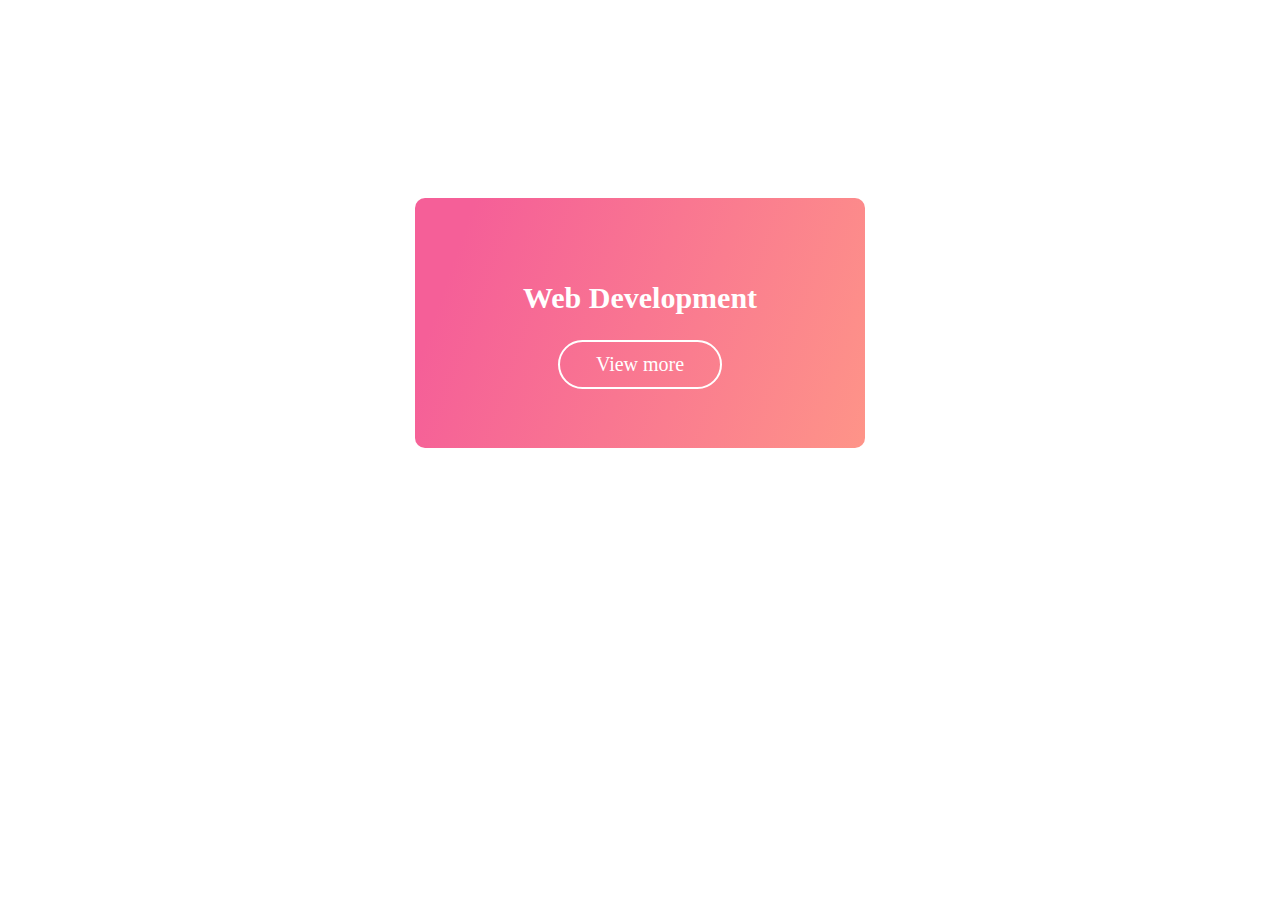
<file: Course Card/index.html>
<!DOCTYPE html>
<html lang="en">
<head>
    <meta charset="UTF-8">
    <meta name="viewport" content="width=device-width, initial-scale=1.0">
    <title>Document</title>
    <link rel="stylesheet" href="main.css">
</head>
<body>
    
    <div class="box">
        <h2>Web Development</h2>
        <div class="box1">
            View more 
        </div>
    </div>
    
</body>
</html>
</file>
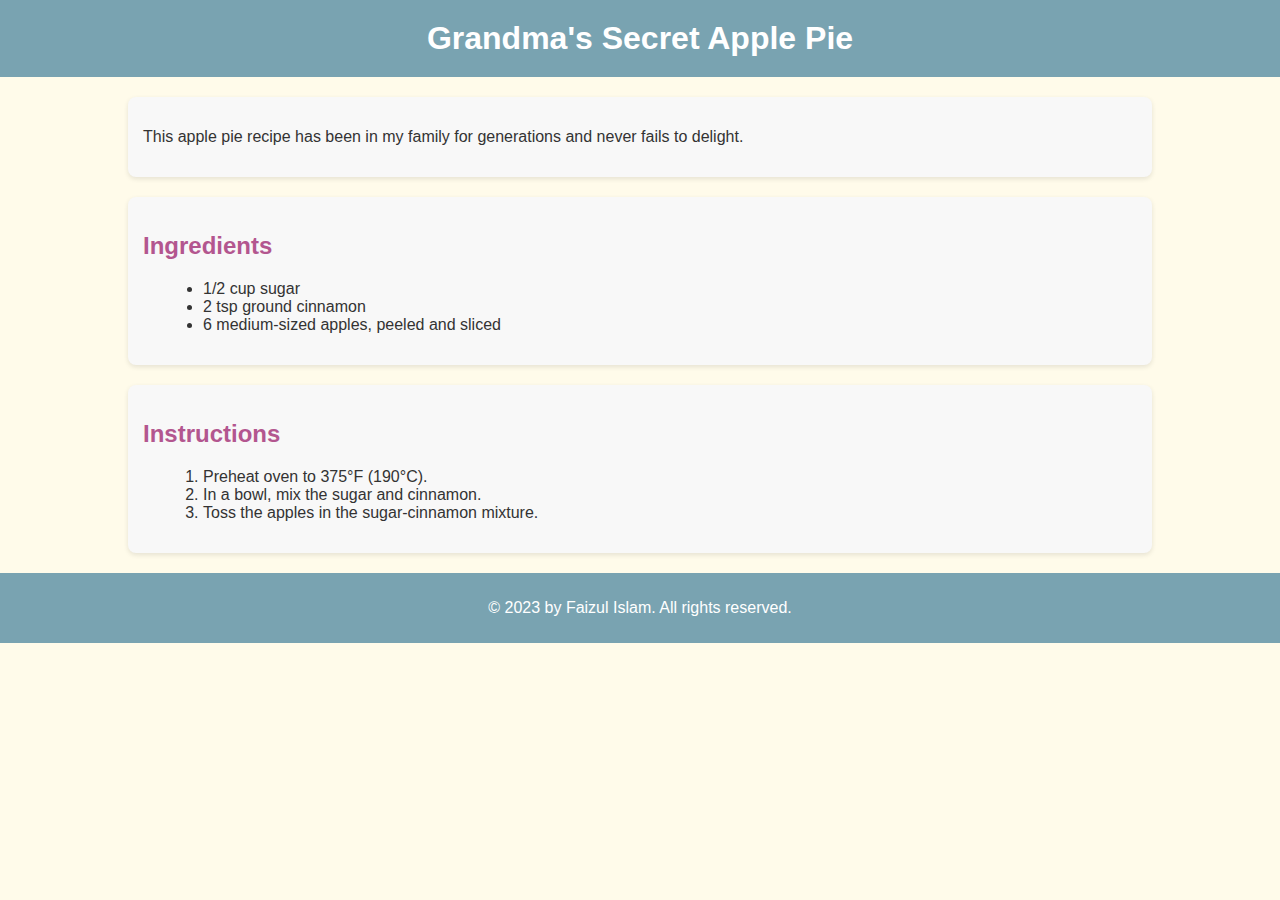
<file: Developing a Recipe Page/index.html>
<!DOCTYPE html>
<html>
<head>
    <title>Delicious Apple Pie Recipe</title>
    <link rel="stylesheet" href="style.css">
</head>
<body>
    <header>
        <h1>Grandma's Secret Apple Pie</h1>
    </header>
    <main>
        <section class="introduction">
            <p>This apple pie recipe has been in my family for generations and never fails to delight.</p>
        </section>
        <section class="ingredients">
            <h2>Ingredients</h2>
            <ul>
                <li>1/2 cup sugar</li>
                <li>2 tsp ground cinnamon</li>
                <li>6 medium-sized apples, peeled and sliced</li>
                <!-- More ingredients -->
            </ul>
        </section>
        <section class="instructions">
            <h2>Instructions</h2>
            <ol>
                <li>Preheat oven to 375°F (190°C).</li>
                <li>In a bowl, mix the sugar and cinnamon.</li>
                <li>Toss the apples in the sugar-cinnamon mixture.</li>
                <!-- More instructions -->
            </ol>
        </section>
    </main>
    <footer>
        <p>© 2023 by Faizul Islam. All rights reserved.</p>
    </footer>
</body>
</html>
</file>
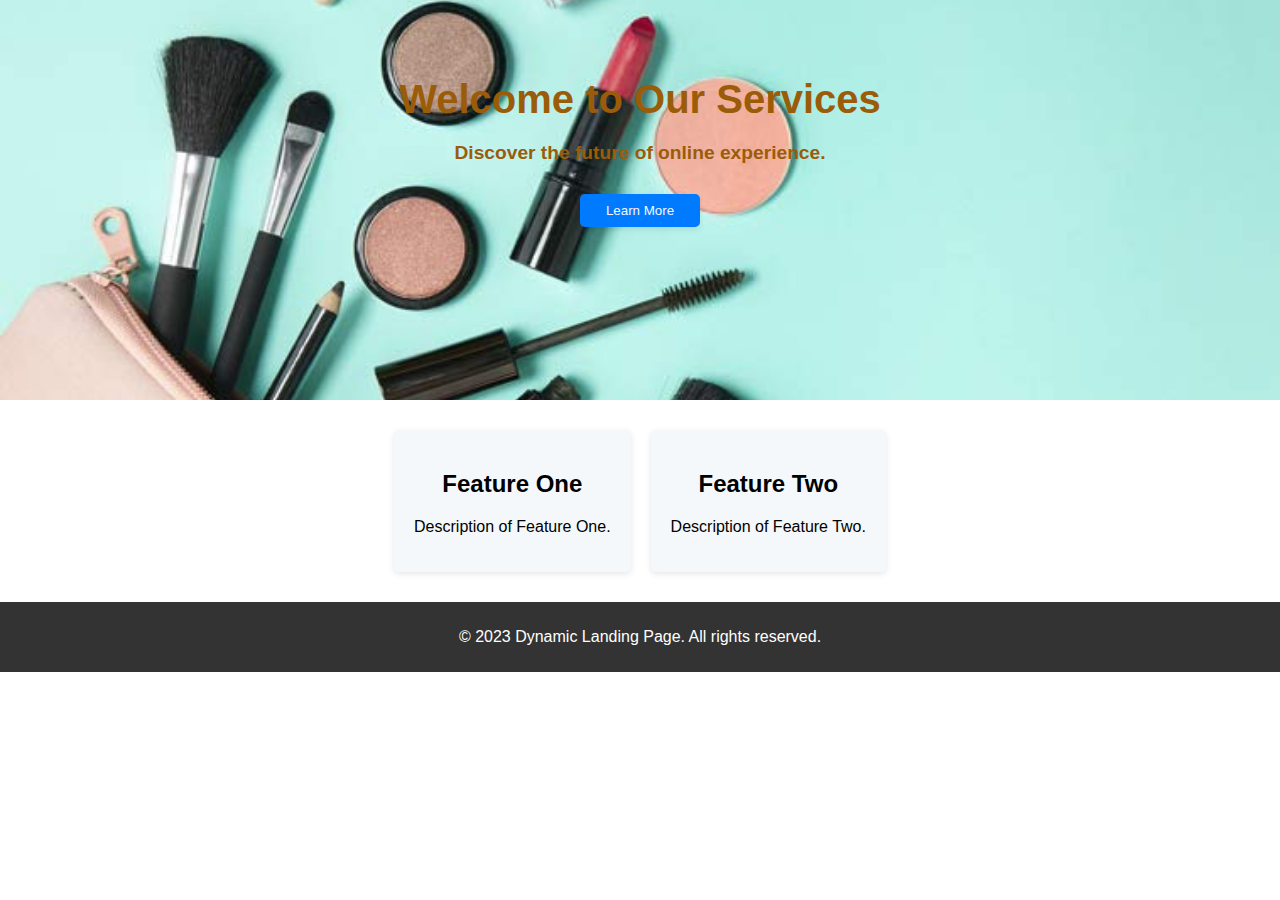
<file: Dynamic Landing Page/index.html>
<!DOCTYPE html>
<html lang="en">
<head>
    <meta charset="UTF-8">
    <meta name="viewport" content="width=device-width, initial-scale=1.0">
    <title>Dynamic Landing Page</title>
    <link rel="stylesheet" href="style.css">
</head>
<body>

    <header>
        <h1>Welcome to Our Services</h1>
        <p><b>Discover the future of online experience.</b></p>

        <button class="action-btn">Learn More</button>
    </header>
    <section class="features">
        <div class="feature">
            <h2>Feature One</h2>
            <p>Description of Feature One.</p>
        </div>

        <div class="feature">
            <h2>Feature Two</h2>
            <p>Description of Feature Two.</p>
        </div>

    </section>
    <footer>
       <p>© 2023 Dynamic Landing Page. All rights reserved.</p>
    </footer>
    
</body>
</html>
</file>
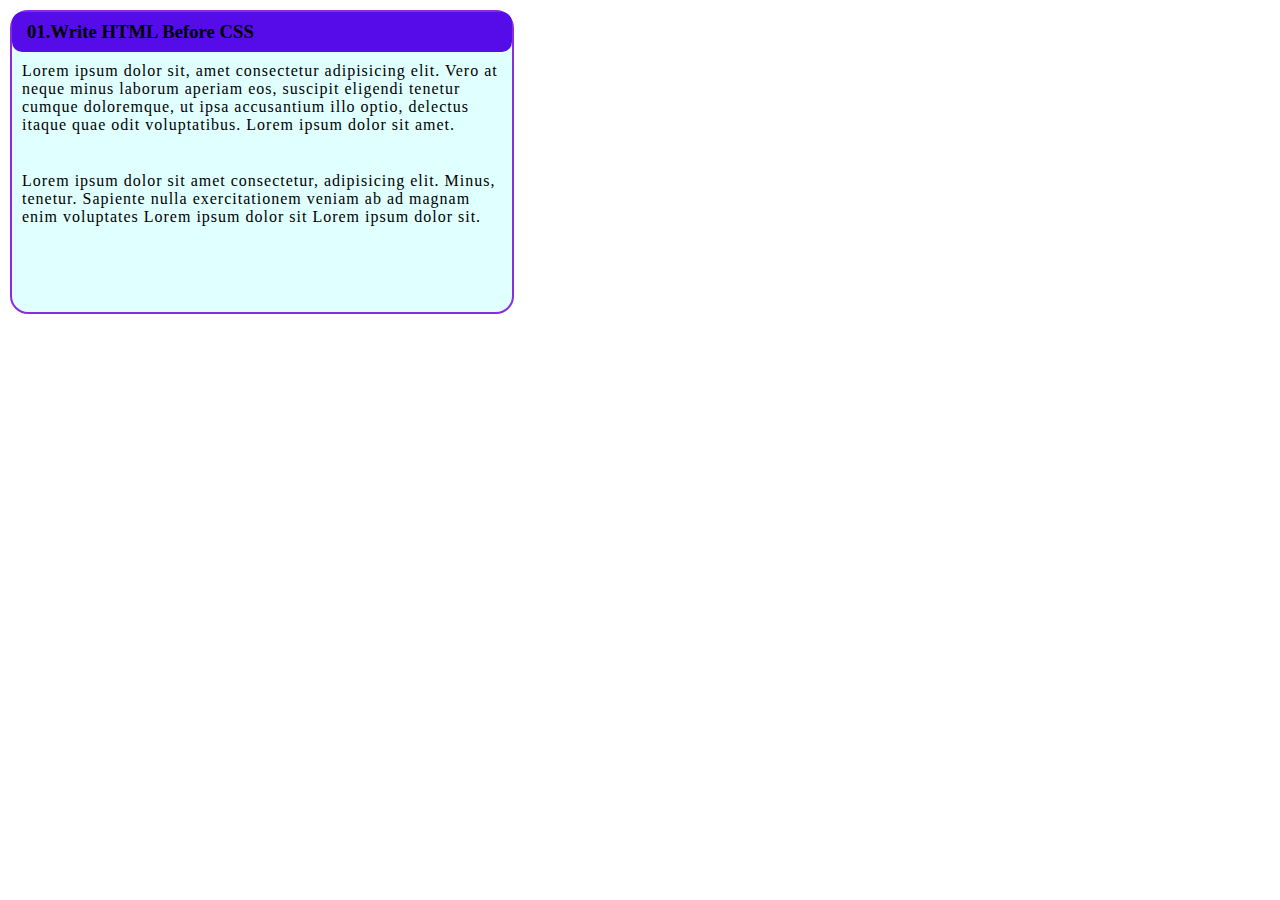
<file: GuideHtml/index.html>
<!DOCTYPE html>
<html lang="en">
<head>
    <meta charset="UTF-8">
    <meta name="viewport" content="width=device-width, initial-scale=1.0">
    <title>Document</title>
    <link rel="stylesheet" href="style.css">
</head>
<body>

    <div class="container">

        <div class="heading">
            <h3 class="title">01.Write HTML Before CSS</h3>
        </div>

        <p class="para">Lorem ipsum dolor sit, amet consectetur adipisicing elit. Vero at neque minus laborum aperiam eos, suscipit eligendi tenetur cumque doloremque, ut ipsa accusantium illo optio, delectus itaque quae odit voluptatibus. Lorem ipsum dolor sit amet.</p>
        <br>
        <p class="para">Lorem ipsum dolor sit amet consectetur, adipisicing elit. Minus, tenetur. Sapiente nulla exercitationem veniam ab ad magnam enim voluptates Lorem ipsum dolor sit Lorem ipsum dolor sit. </p>

    </div>
    
</body>
</html>
</file>
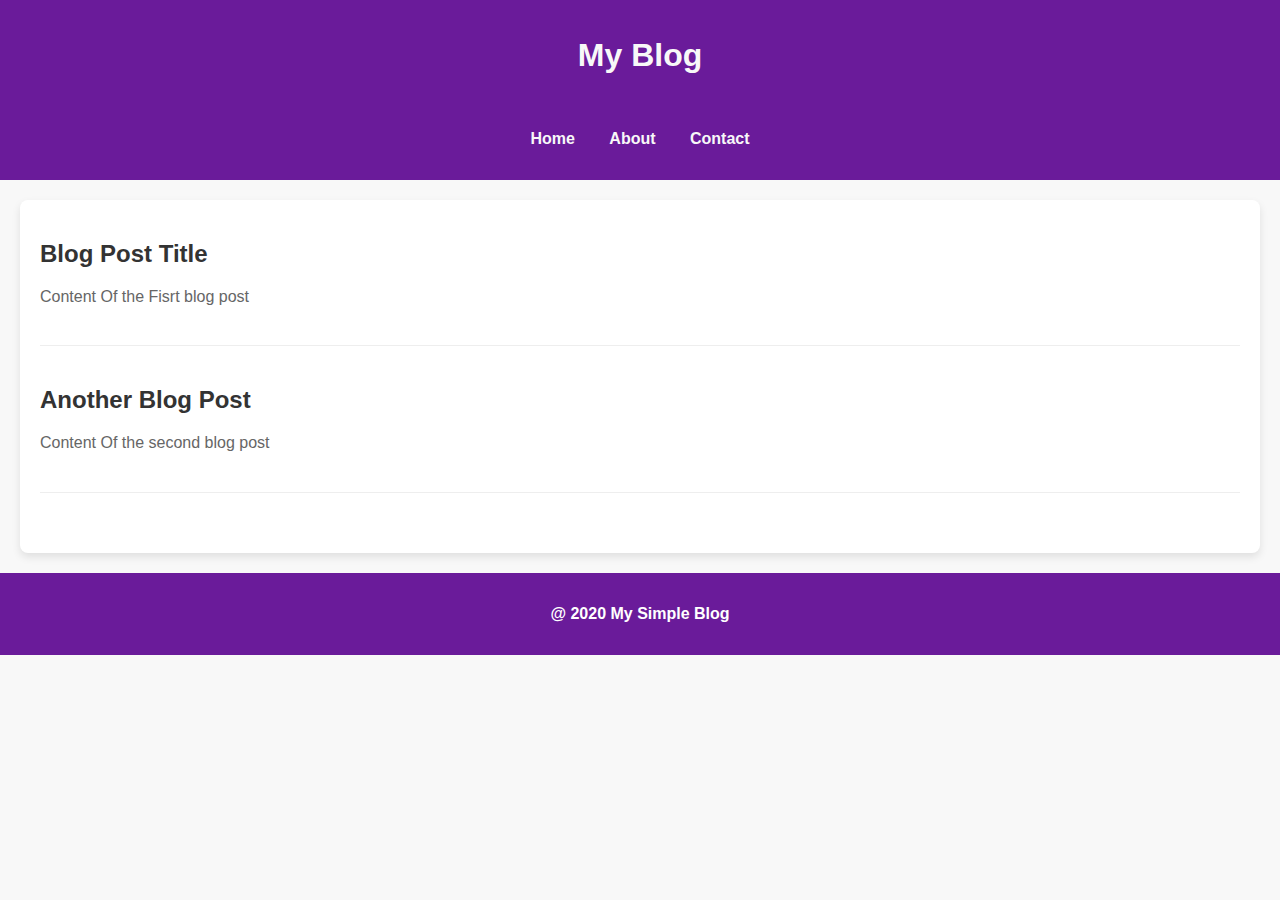
<file: My Blog/index.html>
<!DOCTYPE html>
<html lang="en">
<head>
    <meta charset="UTF-8">
    <meta name="viewport" content="width=device-width, initial-scale=1.0">
    <title>My Blog</title>
    <link rel="stylesheet" href="style.css">
</head>
<body>

        <header>
            <h1>My Blog</h1><br>
            <nav>
                <ul>
                    <li><a href="#">Home</a></li>
                    <li><a href="">About</a></li>
                    <li><a href="">Contact</a></li>
                </ul>
            </nav>
        </header>

        <main>
            <article>
                <h2>Blog Post Title</h2>
                <p>Content Of the Fisrt blog post</p>
            </article>

            <article>
                <h2>Another Blog Post</h2>
                <p>Content Of the second blog post</p>
            </article>
        </main>

    <footer>
        <p><b>@  2020 My Simple Blog</b></p>
    </footer>
    
</body>
</html>
</file>
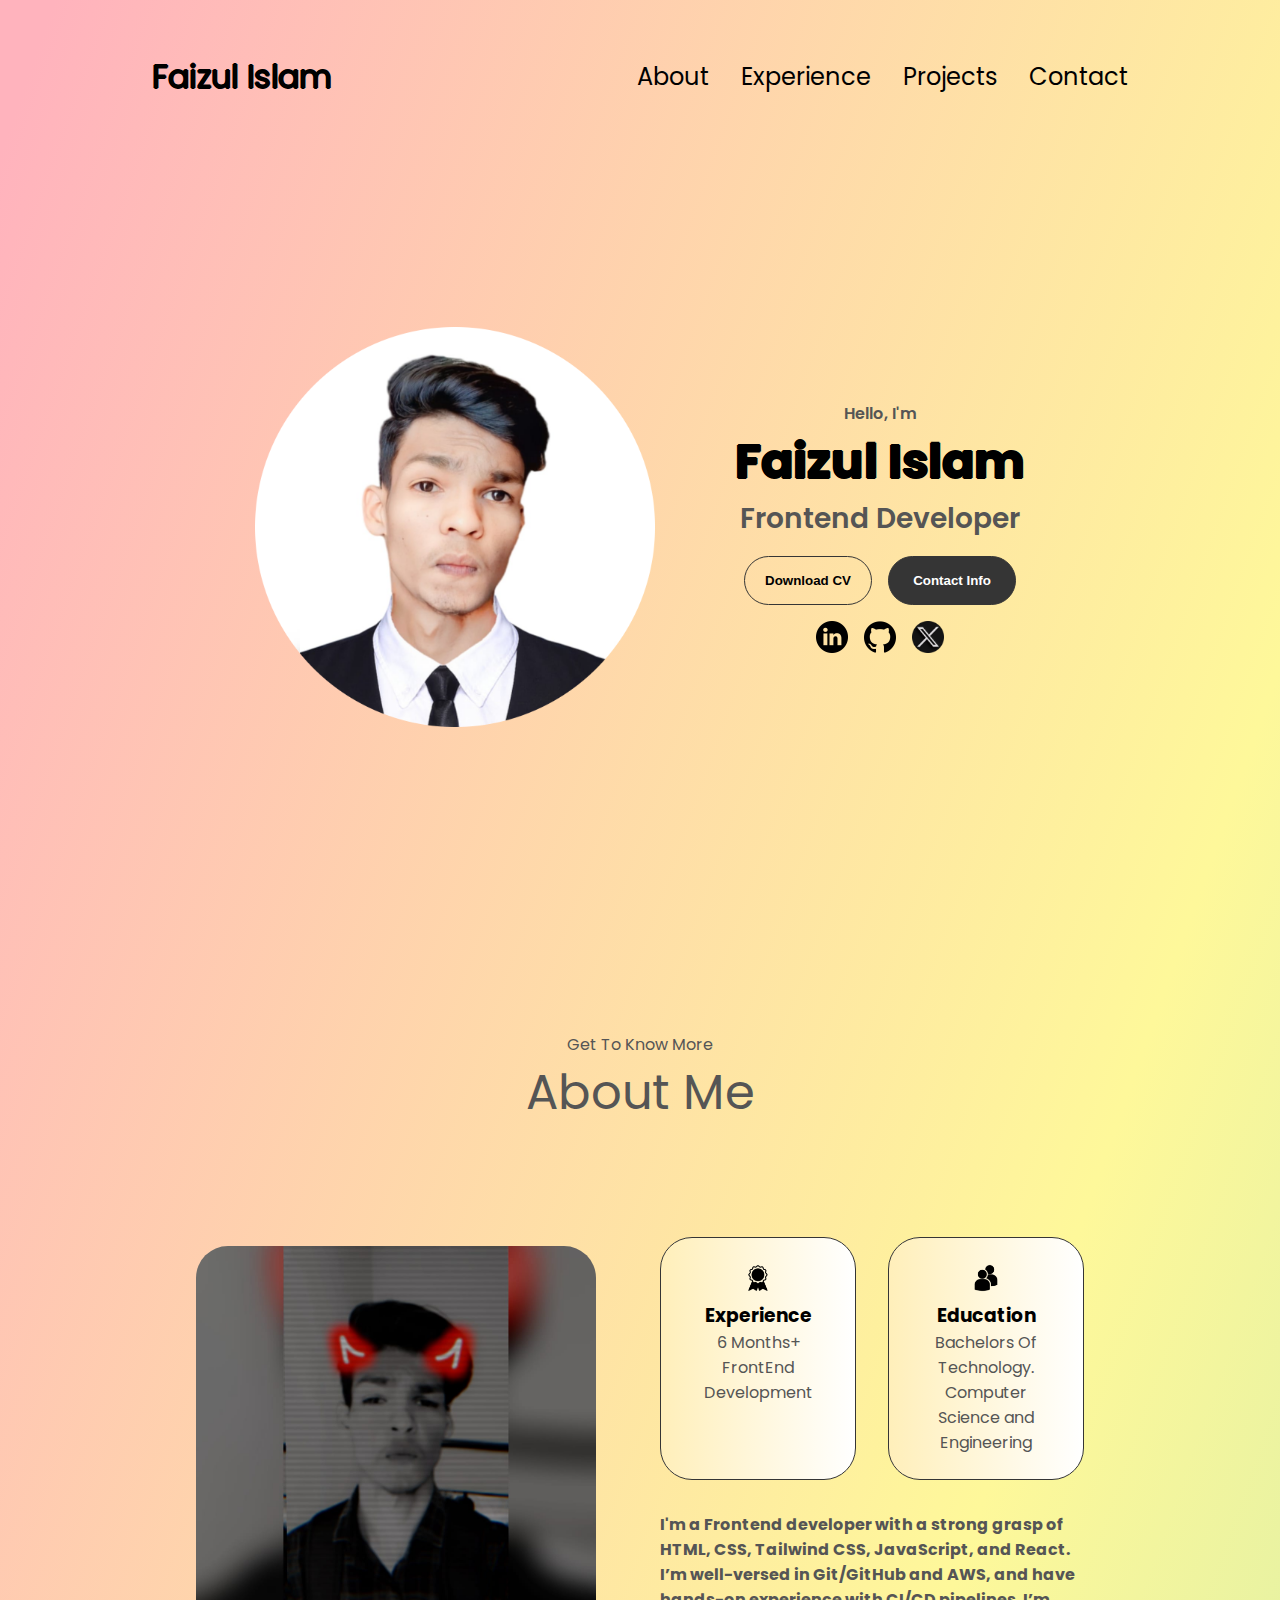
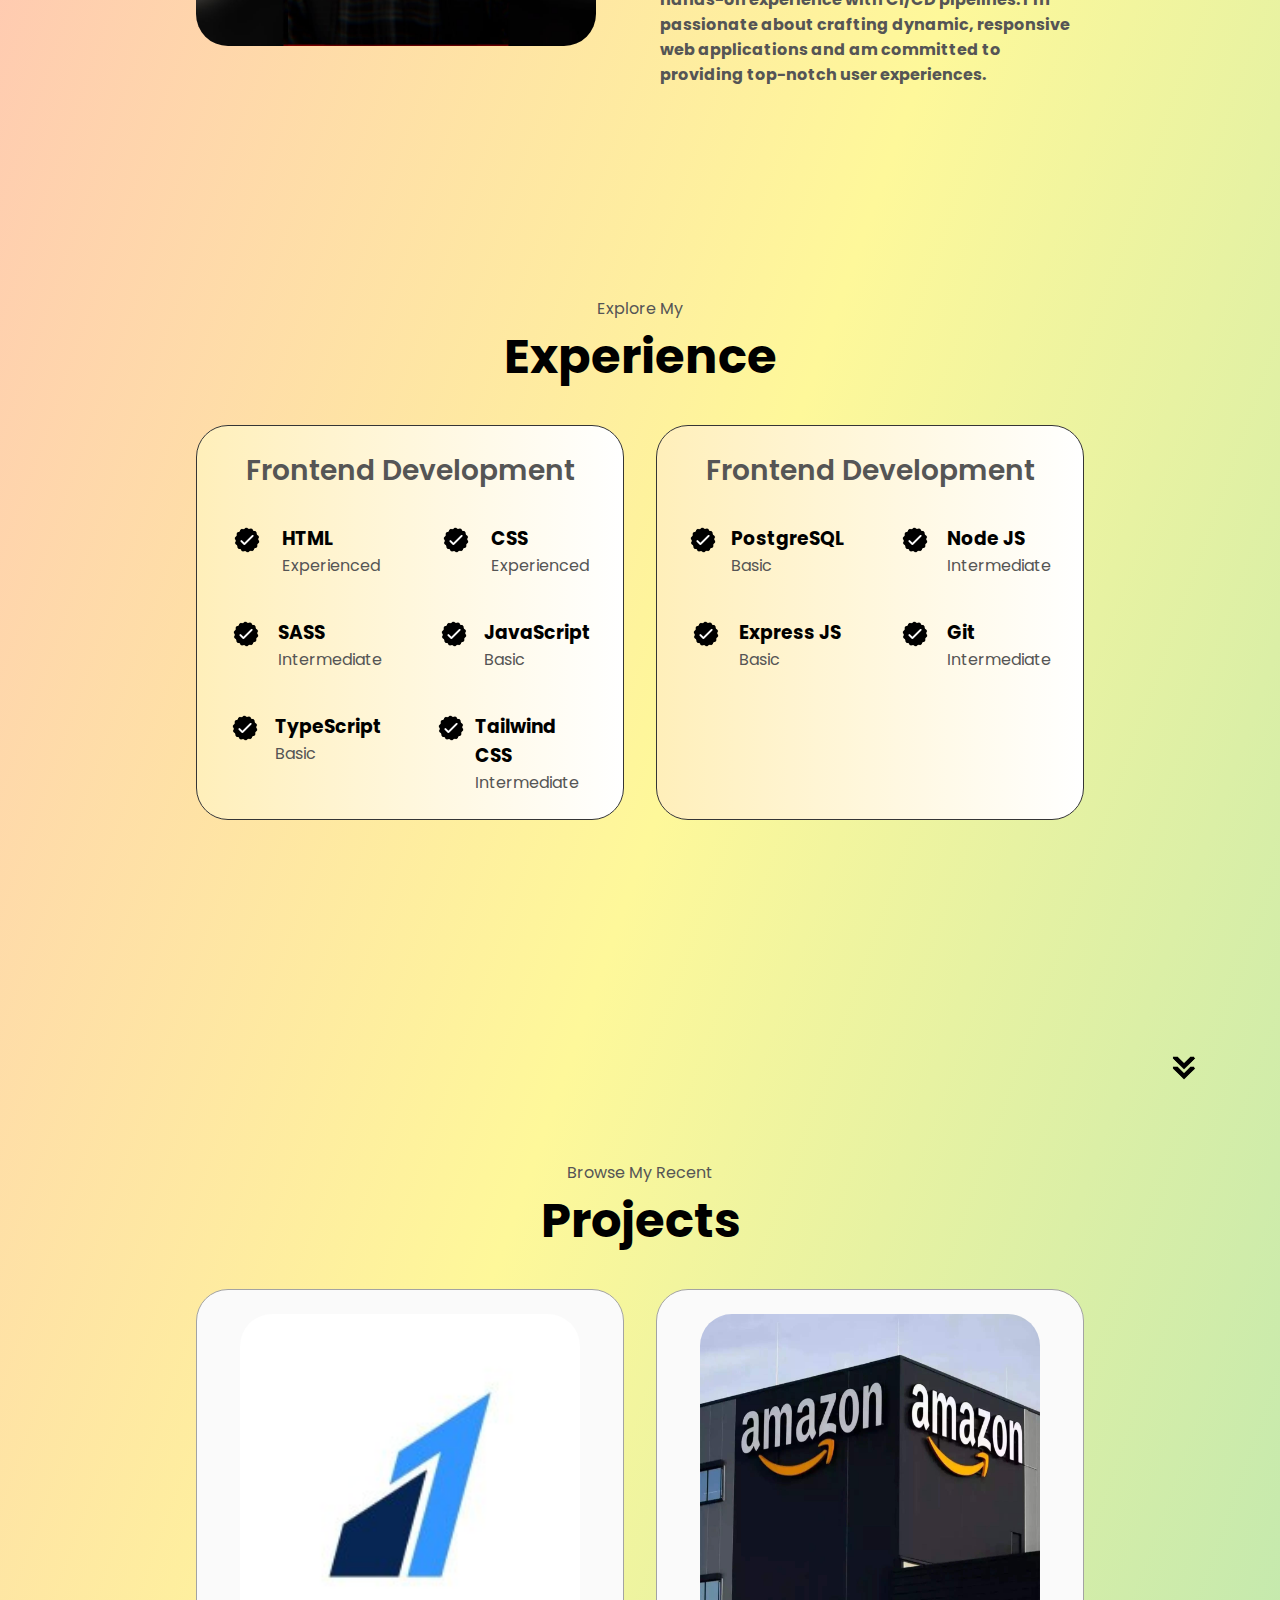
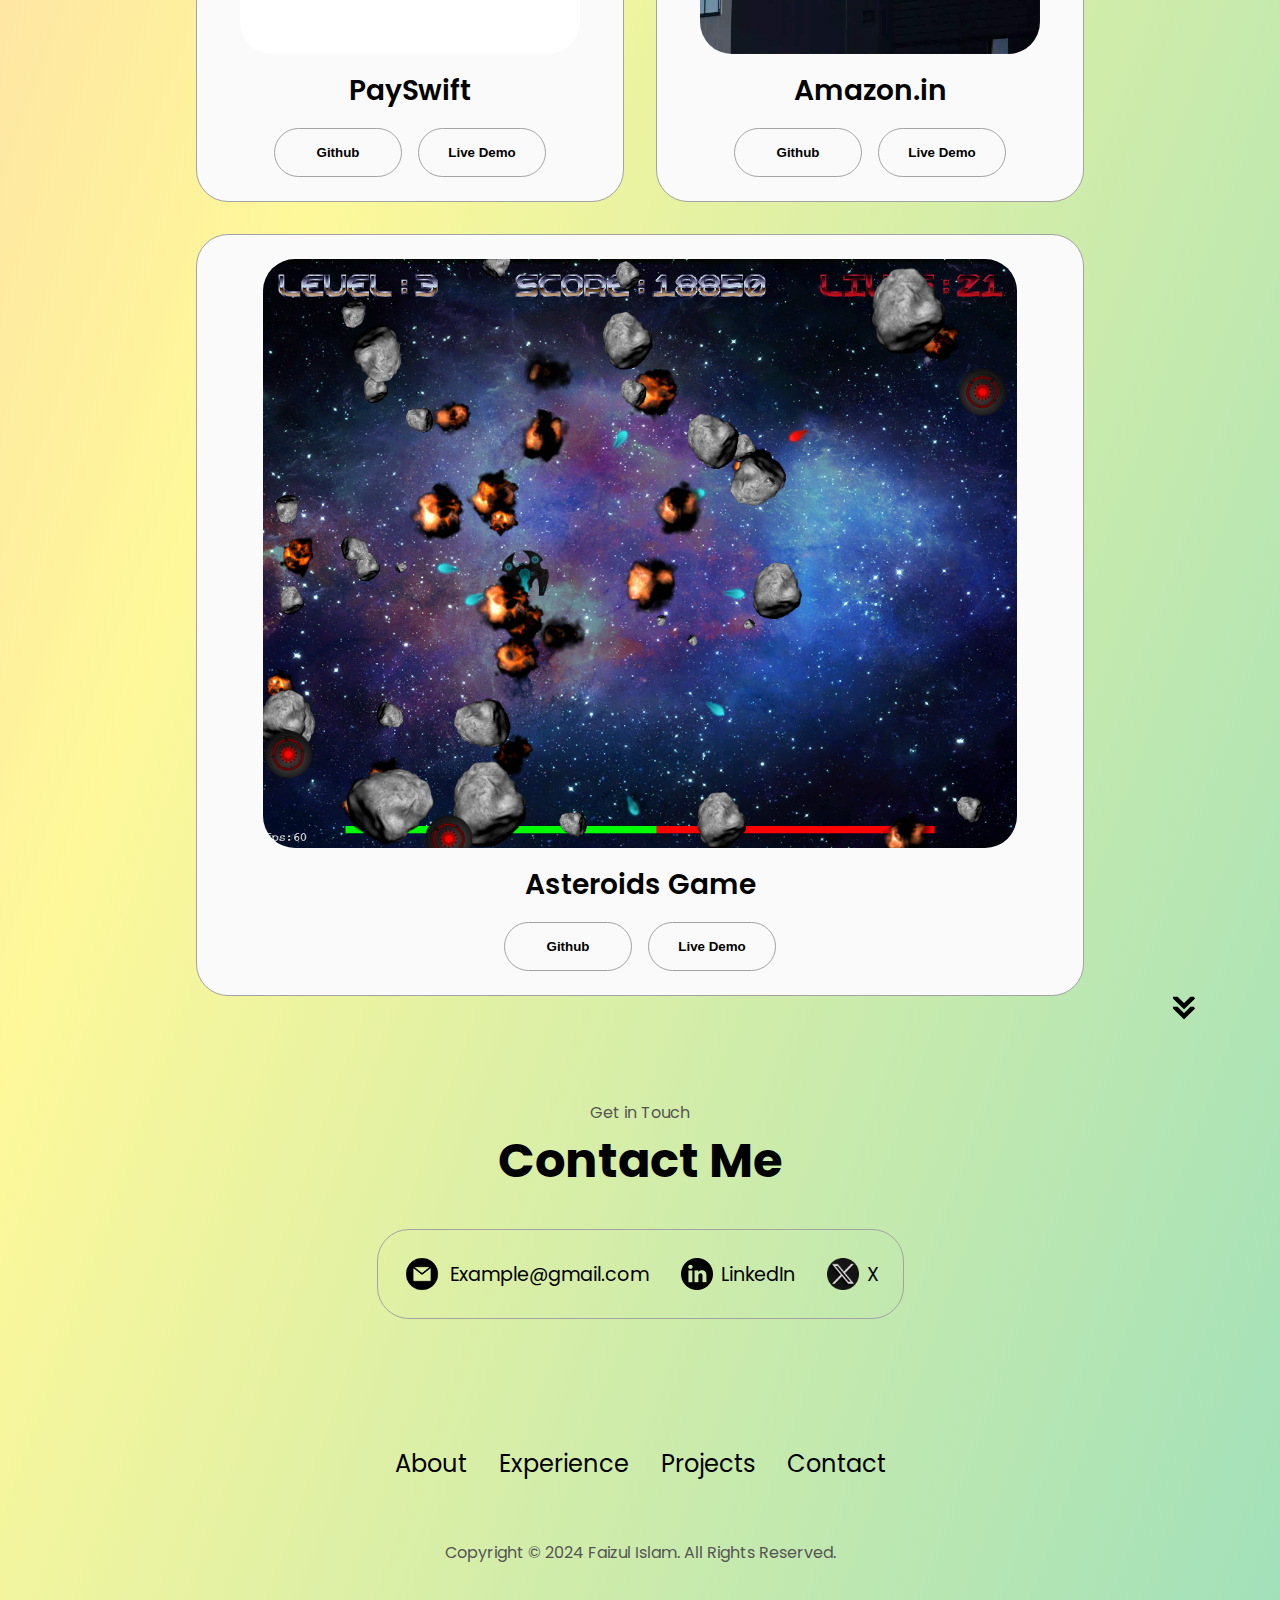
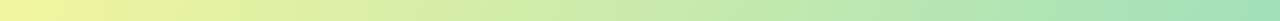
<file: Portfolio/index.html>
<!DOCTYPE html>
<html lang="en">
<head>
    <meta charset="UTF-8">
    <meta name="viewport" content="width=device-width, initial-scale=1.0">
    <title>My Portfolio</title>
    <link rel="stylesheet" href="style.css" />
    <link rel="stylesheet" href="mediaQueries.css" />
    <link rel="icon" href="./assets/Portfolio_Profile1.jpg" type="image/x-icon">
</head>
<body>

    <nav id="desktop-nav">
        <div class="logo">Faizul Islam</div>
        <div>
          <ul class="nav-links">
            <li><a href="#about">About</a></li>
            <li><a href="#experience">Experience</a></li>
            <li><a href="#projects">Projects</a></li>
            <li><a href="#contact">Contact</a></li>
          </ul>
        </div>
      </nav>
      <nav id="hamburger-nav">
        <div class="logo">Faizul Islam</div>
        <div class="hamburger-menu">
          <div class="hamburger-icon" onclick="toggleMenu()">
            <span></span>
            <span></span>
            <span></span>
          </div>
          <div class="menu-links">
            <li><a href="#about" onclick="toggleMenu()">About</a></li>
            <li><a href="#experience" onclick="toggleMenu()">Experience</a></li>
            <li><a href="#projects" onclick="toggleMenu()">Projects</a></li>
            <li><a href="#contact" onclick="toggleMenu()">Contact</a></li>
          </div>
        </div>
      </nav>

    <section id="profile">

        <div class="section__pic-container">
            <img src="./assets/sqaure-modified.png" alt="My profile picture" />
          </div>
          <div class="section__text">
            <p class="section__text__p1">Hello, I'm</p>
            <h1 class="title">Faizul Islam</h1>
            <p class="section__text__p2">Frontend Developer</p>
            <div class="btn-container">
              <button
                class="btn btn-color-2"
                onclick="window.open('https://images-wixmp-ed30a86b8c4ca887773594c2.wixmp.com/f/2c110454-5b33-4416-bf9b-72992c7cb56f/d60eb1v-79212624-e842-4e55-8d58-4ac7514ca8e4.gif?token=eyJ0eXAiOiJKV1QiLCJhbGciOiJIUzI1NiJ9.[base64].9LDpLmLlbA507H7fKa8aEDxFr8k3SlwCGC1zuJ13d1w')"
              >
                Download CV
              </button>
              <button class="btn btn-color-1" onclick="location.href='./#contact'">
                Contact Info
              </button>
            </div>

            <div id="socials-container">
                <img src="./assets/linkedin.png" alt="My Linkedin Profile"
                class="icon" onclick="location.href='https://www.linkedin.com/in/faizul-islam-453b52257/'">

                <img src="./assets/github.png" alt="My Github Profile"
                class="icon" onclick="location.href='https://github.com/FaizzE'">

                <img src="./assets/x-icon-modified.png" alt="My X Profile"
                class="icon" onclick="location.href='https://x.com/theraat_'">

            </div>

    </section>

    <section id="about">
        <p class="section__text__p1">Get To Know More</p>
        <p class="title">About Me</p>
        <div class="section-container">
            <div class="section__pic-container">
                <img src="./assets/Selfie.jpg" alt="profile picture" class="about-pic"/>
            </div>
            <div class="about-details-container">
                <div class="about-containers">
                    <div class="details-container">
                        <img src="./assets/experience.png" alt="experience icon" class="icon"
                        />
                        <h3>Experience</h3>
                        <p> 6 Months+ <br/>FrontEnd Development</p>
                    </div>
                    <div class="details-container">
                        <img src="./assets/education.png" alt="Education icon" class="icon"
                        />
                        <h3>Education</h3>
                        <p>Bachelors Of Technology.<br/>Computer Science and Engineering</p>
                    </div>
                </div>
                <div class="text-container">
                    <p><b>I'm a Frontend developer with a strong grasp of HTML, CSS, Tailwind CSS, JavaScript, and React. I’m well-versed in Git/GitHub and AWS, and have hands-on experience with CI/CD pipelines. I’m passionate about crafting dynamic, responsive web applications and am committed to providing top-notch user experiences.</b></p>
                </div>
            </div>
        </div>
        <!-- <img src="./assets/arrow.png" alt="arrow icon" class="icon-arrow" onclick="location.href='./experience'"/> -->
    </section>

    <section id="experience">
      <p class="section__text__p1">Explore My</p>
      <h1 class="title">Experience</h1>
      <div class="experience-details-container">
        <div class="about-containers">
          <div class="details-container">
            <h2 class="experience-sub-title">Frontend Development</h2>
            <div class="article-container">
              <article>
                <img
                  src="./assets/checkmark.png"
                  alt="Experience icon"
                  class="icon"
                />
                <div>
                  <h3>HTML</h3>
                  <p>Experienced</p>
                </div>
              </article>
              <article>
                <img
                  src="./assets/checkmark.png"
                  alt="Experience icon"
                  class="icon"
                />
                <div>
                  <h3>CSS</h3>
                  <p>Experienced</p>
                </div>
              </article>
              <article>
                <img
                  src="./assets/checkmark.png"
                  alt="Experience icon"
                  class="icon"
                />
                <div>
                  <h3>SASS</h3>
                  <p>Intermediate</p>
                </div>
              </article>
              <article>
                <img
                  src="./assets/checkmark.png"
                  alt="Experience icon"
                  class="icon"
                />
                <div>
                  <h3>JavaScript</h3>
                  <p>Basic</p>
                </div>
              </article>
              <article>
                <img
                  src="./assets/checkmark.png"
                  alt="Experience icon"
                  class="icon"
                />
                <div>
                  <h3>TypeScript</h3>
                  <p>Basic</p>
                </div>
              </article>
              <article>
                <img
                  src="./assets/checkmark.png"
                  alt="Experience icon"
                  class="icon"
                />
                <div>
                  <h3>Tailwind CSS</h3>
                  <p>Intermediate</p>
                </div>
              </article>
            </div>
          </div>
          <div class="details-container">
            <h2 class="experience-sub-title">Frontend Development</h2>
            <div class="article-container">
              <article>
                <img
                  src="./assets/checkmark.png"
                  alt="Experience icon"
                  class="icon"
                />
                <div>
                  <h3>PostgreSQL</h3>
                  <p>Basic</p>
                </div>
              </article>
              <article>
                <img
                  src="./assets/checkmark.png"
                  alt="Experience icon"
                  class="icon"
                />
                <div>
                  <h3>Node JS</h3>
                  <p>Intermediate</p>
                </div>
              </article>
              <article>
                <img
                  src="./assets/checkmark.png"
                  alt="Experience icon"
                  class="icon"
                />
                <div>
                  <h3>Express JS</h3>
                  <p>Basic</p>
                </div>
              </article>
              <article>
                <img
                  src="./assets/checkmark.png"
                  alt="Experience icon"
                  class="icon"
                />
                <div>
                  <h3>Git</h3>
                  <p>Intermediate</p>
                </div>
              </article>
            </div>
          </div>
        </div>
      </div>
      <img
        src="./assets/arrow.png"
        alt="Arrow icon"
        class="icon arrow"
        onclick="location.href='./#projects'"
      />
    </section>

    <section id="projects">
      <p class="section__text__p1">Browse My Recent</p>
      <h1 class="title">Projects</h1>
      <div class="experience-details-container">
        <div class="about-containers">
          <div class="details-container color-container">
            <div class="article-container">
              <img
                src="./assets/razorpay_logo.jpeg"
                alt="Project 1"
                class="project-img"
              />
            </div>
            <h2 class="experience-sub-title project-title">PaySwift</h2>
            <div class="btn-container">
              <button
                class="btn btn-color-2 project-btn"
                onclick="location.href='https://github.com/FaizzE/PaySwift'"
              >
                Github
              </button>
              <button
                class="btn btn-color-2 project-btn"
                onclick="location.href='https://github.com/FaizzE/PaySwift'"
              >
                Live Demo
              </button>
            </div>
          </div>
          <div class="details-container color-container">
            <div class="article-container">
              <img
                src="./assets/amazon.jpg"
                alt="Project 2"
                class="project-img"
              />
            </div>
            <h2 class="experience-sub-title project-title">Amazon.in</h2>
            <div class="btn-container">
              <button
                class="btn btn-color-2 project-btn"
                onclick="location.href='https://github.com/FaizzE/Amazon.com'"
              >
                Github
              </button>
              <button
                class="btn btn-color-2 project-btn"
                onclick="location.href='https://github.com/FaizzE/Amazon.com'"
              >
                Live Demo
              </button>
            </div>
          </div>
          <div class="details-container color-container">
            <div class="article-container">
              <img
                src="./assets/asteroids.jpg"
                alt="Project 3"
                class="project-img"
              />
            </div>
            <h2 class="experience-sub-title project-title">Asteroids Game</h2>
            <div class="btn-container">
              <button
                class="btn btn-color-2 project-btn"
                onclick="location.href='https://github.com/FaizzE/Asteroids-game-in-python'"
              >
                Github
              </button>
              <button
                class="btn btn-color-2 project-btn"
                onclick="location.href='https://github.com/FaizzE/Asteroids-game-in-python'"
              >
                Live Demo
              </button>
            </div>
          </div>
        </div>
      </div>
      <img
        src="./assets/arrow.png"
        alt="Arrow icon"
        class="icon arrow"
        onclick="location.href='./#contact'"
      />
    </section>
    <section id="contact">
      <p class="section__text__p1">Get in Touch</p>
      <h1 class="title">Contact Me</h1>
      <div class="contact-info-upper-container">
        <div class="contact-info-container">
          <img
            src="./assets/email.png"
            alt="Email icon"
            class="icon contact-icon email-icon"
          />
          <p><a href="mailto:theraat72@gmail.com">Example@gmail.com</a></p>
        </div>
        <div class="contact-info-container">
          <img
            src="./assets/linkedin.png"
            alt="LinkedIn icon"
            class="icon contact-icon"
          />
          <p><a href="https://www.linkedin.com">LinkedIn</a></p>
        </div>
        <div class="contact-info-container">
          <img
            src="./assets/x-icon-modified.png"
            alt="x icon"
            class="icon contact-icon"
          />
          <p><a href="https://x.com/theraat_">X</a></p>
        </div>
      </div>
    </section>
    <footer>
      <nav>
        <div class="nav-links-container">
          <ul class="nav-links">
            <li><a href="#about">About</a></li>
            <li><a href="#experience">Experience</a></li>
            <li><a href="#projects">Projects</a></li>
            <li><a href="#contact">Contact</a></li>
          </ul>
        </div>
      </nav>
      <p>Copyright &#169; 2024 Faizul Islam. All Rights Reserved.</p>
    </footer>

      <script src="script.js"></script>
    
</body>
</html>
</file>
<file: Course Card/main.css>
body {
    align-items: center;
    display: flex;
    justify-content: center;
    align-content: center;
  
  }
  .box {
    width: 450px;
    height: 250px;
    margin-top: 15%;
    border-radius: 10px;
    background: linear-gradient(109.6deg, rgb(245, 95, 152) 11.2%, rgb(254, 148, 136) 100.2%);
    display: flex;
    justify-content: center;
    flex-direction: column;
    align-items: center;
    color: white;
    font-size: 20px;
    transition: background-color 0.6s ease;
  }
  
  .box1 {
    display: flex;            
    justify-content: center;
    align-items: center; 
    width: 160px;
    height: 45px;
    gap:10px;
    border-radius: 30px;
    border: 2px solid white;
    color: white;
    transition: background-color 0.6s ease;
  }
  .box:hover .box1{
    background-color: white;
    color: green;
  }
</file>
<file: Developing a Recipe Page/style.css>
body {
    font-family: 'Arial', sans-serif;
    background-color: #fffbea;
    color: #333;
    margin: 0;
    padding: 0;
}

header {
    background-color: #79a3b1;
    color: white;
    padding: 20px 0;
    text-align: center;
}

header h1 {
    margin: 0;
}

main {
    width: 80%;
    margin: 20px auto;
}

.introduction, .ingredients, .instructions {
    background-color: #f8f8f8;
    margin-bottom: 20px;
    padding: 15px;
    border-radius: 8px;
    box-shadow: 0 2px 5px rgba(0, 0, 0, 0.1);
}

.ingredients h2, .instructions h2 {
    color: #b3568f;
}

ul, ol {
    margin-left: 20px;
}

footer {
    text-align: center;
    background-color: #79a3b1;
    color: white;
    padding: 10px 0;
    position: relative;
    bottom: 0;
    width: 100%;
}
</file>
<file: Dynamic Landing Page/style.css>
body {

    font-family: 'Arial', sans-serif;
    margin: 0;
    padding: 0;
    background-color: white;
    text-align: center;
}

header {
    background-image: url('box5_image.jpg');
    height: 300px;
    color: rgb(155, 92, 9);
    padding: 50px 20px;
    background-size: cover;
    background-position: center;
}

header h1 {
    font-size: 2.5em;
    margin-bottom: 20px;
}

header p {
    font-size: 1.2rem;
    margin-bottom: 30px;
}

.action-btn {
    color: #f4f8fb;
    background-color:#007bff;
    /* padding: 10px 20px; */
    width: 120px;
    height: 33px;
    border: none;
    border-radius: 5px;
    cursor: pointer;
    transition: transform 0.3s;
    box-shadow: 0px 2px 6px rgba(0, 0, 0, 0.1);
}

.action-btn:hover {
    background-color: lightskyblue;
    transform: scale(1.05);
    box-shadow: 0 4px 8px rgba(0, 0, 0, 0.15);
}

.features {
    display: flex;
    justify-content: center;
    padding: 20px;
}
.feature {
    margin: 10px;
    padding: 20px;
    background-color: #f4f8fb;
    border-radius: 5px;
    box-shadow: 0px 2px 6px rgba(0, 0, 0, 0.1);
    transition: transform 0.3s ease, box-shadow 0.3s ease;
}

.feature:hover {
    transform: scale(1.05);
    box-shadow: 0 4px 8px rgba(0, 0, 0, 0.15);
    color: rgb(110, 153, 179);
    
}

footer {
    background-color: #333;
    color: white;
    text-align: center;
    padding: 10px 0;
}
</file>
<file: GuideHtml/style.css>
*{
    margin: 0;
    padding: 0;
    border: border-box;
}
.container{
    width: 500px;
    height: 300px;
    margin: 10px;
    background-color: lightcyan;
    border-radius: 18px;
    border: 2px solid blueviolet;
}
.heading {
    width: 100%;
    height:40px;
    background-color: hsl(260, 90%, 48%);
    display: flex;
    align-items: center;
    border-radius: 10px;
}
.title {
    margin: 15px;
}
.para {
    margin: 10px;
    letter-spacing: 1px;
}
</file>
<file: My Blog/style.css>
body {
    background-color: #f8f8f8;
    padding: 0;
    margin: 0;
    font-family: 'Arial', sans-serif;
}
header {
    background-color: #6a1b9a;
    color: #f8f8f8;
    text-align: center;
    padding: 1em 0;
}

header nav ul {
    list-style: none;
    padding: 0;
}

header nav ul li {
    display: inline;
    margin: 0 15px;
}

header nav ul li a {
    color: #f8f8f8;
    text-decoration: none;
    font-weight: bolder;
}
main {
    margin: 20px;
    background-color: #ffffff; /* White background for the main content */
    padding: 20px;
    border-radius: 8px; /* Rounded corners for the main content area */
    box-shadow: 0 4px 8px rgba(0, 0, 0, 0.1); /* Subtle shadow for depth */
}

article {
    margin-bottom: 40px;
    padding-bottom: 20px;
    border-bottom: 1px solid #eeeeee; /* Separator for articles */
}

article h2 {
    color: #333333; /* Dark text for titles */
    margin-bottom: 10px;
}

article p {
    color: #666666; /* Lighter text for the body */
    line-height: 1.6; /* Improved readability */
}

footer {
    background-color: #6a1b9a; /* Matching the header's vibrant purple */
    color: #ffffff;
    text-align: center;
    padding: 1em 0;
}
</file>
<file: Portfolio/style.css>
/* GENERAL */

@import url("https://fonts.googleapis.com/css2?family=Poppins:wght@300;400;500;600&display=swap");

* {
  margin: 0;
  padding: 0;
}

body {
  font-family: "Poppins", sans-serif;
  background: #C9FFBF;  
  background: -webkit-linear-gradient(to right, #FFAFBD, #C9FFBF);  
  background: linear-gradient(to right, #FFAFBD, #C9FFBF);


/* background: #EDE574;  
background: -webkit-linear-gradient(to right,#EDE574, #E1F5C4);  
background: linear-gradient(to right, #EDE574, #E1F5C4);  */

/* background-color: #85FFBD;
background-image: linear-gradient(45deg, #85FFBD 0%, #FFFB7D 100%); */


background-image: linear-gradient( 109.6deg,  rgba(255,179,189,1) 1.8%, rgba(254,248,154,1) 50.6%, rgba(161,224,186,1) 100.3% );



}

html {
  scroll-behavior: smooth;
}

p {
  color: rgb(85, 85, 85);
}

/* TRANSITION */

a,
.btn {
  transition: all 300ms ease;
}

/* DESKTOP NAV */

nav,
.nav-links {
  display: flex;
}

nav {
  justify-content: space-around;
  align-items: center;
  height: 17vh;
}

.nav-links {
  gap: 2rem;
  list-style: none;
  font-size: 1.5rem;
}

a {
  color: black;
  text-decoration: none;
  text-decoration-color: white;
}

a:hover {
  color: grey;
  text-decoration: underline;
  text-underline-offset: 1rem;
  text-decoration-color: rgb(181, 181, 181);
}

.logo {
  font-size: 2rem;
  text-shadow: -1px 0 black, 0 1px black, 1px 0 black, 0 -1px black;
  /* text-shadow: 2px 2px aquamarine, 3px 3px red; */
}

.logo:hover{
  text-shadow: 2px 2px aquamarine, 3px 3px red;
  cursor: pointer;
}

/* HAMBURGER MENU */

#hamburger-nav {
  display: none;
}

.hamburger-menu {
  position: relative;
  display: inline-block;
}

.hamburger-icon {
  display: flex;
  flex-direction: column;
  justify-content: space-between;
  height: 24px;
  width: 30px;
  cursor: pointer;
}

.hamburger-icon span {
  width: 100%;
  height: 2px;
  background-color: black;
  transition: all 0.3 ease-in-out;
}

.menu-links {
  position: absolute;
  top: 100%;
  right: 0;
  background-color: white;
  width: fit-content;
  max-height: 0;
  overflow: hidden;
  transition: all 0.3 ease-in-out;
}

.menu-links a {
  display: block;
  padding: 10px;
  text-align: center;
  font-size: 1.5rem;
  color: black;
  text-decoration: none;
  transition: all 0.3 ease-in-out;
}

.menu-links li {
  list-style: none;
}

.menu-links.open {
  max-height: 300px;
}

.hamburger-icon.open span:first-child {
  transform: rotate(45deg) translate(10px, 5px);
}

.hamburger-icon.open span:nth-child(2) {
  opacity: 0;
}

.hamburger-icon.open span:last-child {
  transform: rotate(-45deg) translate(10px, -5px);
}

.hamburger-icon span:first-child {
  transform: none;
}

.hamburger-icon span:first-child {
  opacity: 1;
}

.hamburger-icon span:first-child {
  transform: none;
}

/* SECTIONS */

section {
    padding: 4vh;
    height: 96vh;
    margin: 0 10rem;
    box-sizing: border-box;
    min-height: fit-content;
}

.section-container {
    display: flex;
}

/* PROFILE Section */

#profile {
    display: flex;
    justify-content: center;
    gap: 5rem;
    height: 80vh;
}

.section__pic-container {
    display: flex;
    height: 400px;
    width: 400px;
    margin: auto 0;
}

.section__text {
    align-self: center;
    text-align: center;
}

.section__text h1 {
  text-shadow: -1px 0 black, 0 1px black, 1px 0 black, 0 -1px black;
  cursor: pointer;
}

.section__text h1:hover {
  text-shadow: 2px 2px aquamarine, 3px 3px red;
  cursor: pointer;
}

.section__text p {
  font-weight: 600;
}

.section__text__p1 {
  text-align: center;
}

.section__text__p2 {
  font-size: 1.75rem;
  margin-bottom: 1rem;
}

.title {
  font-size: 3rem;
  text-align: center;
}

#socials-container {
  display: flex;
  justify-content: center;
  margin-top: 1rem;
  gap: 1rem;
}

/* ICONS */

.icon {
  cursor: pointer;
  height: 2rem;
}

/* BUTTONS */

.btn-container {
  display: flex;
  justify-content: center;
  gap: 1rem;
}

.btn {
  font-weight: 600;
  transition: all 300ms ease;
  padding: 1rem;
  width: 8rem;
  border-radius: 2rem;
}

.btn-color-1,
.btn-color-2 {
  border: rgb(53, 53, 53) 0.1rem solid;
}

.btn-color-1:hover,
.btn-color-2:hover {
  cursor: pointer;
}

.btn-color-1,
.btn-color-2:hover {
  background: rgb(53, 53, 53);
  color: white;
}

.btn-color-1:hover {
  background: rgb(0, 0, 0);
}

.btn-color-2 {
  background: none;
}

.btn-color-2:hover {
  border: rgb(255, 255, 255) 0.1rem solid;
}

.btn-container {
  gap: 1rem;
}

/*  About SECTION */

#about {
  position: relative;
}

.about-containers {
  gap: 2rem;
  margin-bottom: 2rem;
  margin-top: 2rem;
}

.about-details-container {
  justify-content: center;
  flex-direction: column;
}

.about-containers,
.about-details-container {
  display: flex;
}

.about-pic {
  border-radius: 2rem;
}

.arrow {
  position: absolute;
  right: -5rem;
  bottom: 2.5rem;
}

.details-container {
  padding: 1.5rem;
  flex: 1;
  background: white;
  border-radius: 2rem;
  border: rgb(53, 53, 53) 0.1rem solid;
  background-image: linear-gradient(to top, #e6e9f0 0%, #eef1f5 100%);
  background-image: linear-gradient(to top, #d5d4d0 0%, #d5d4d0 1%, #eeeeec 31%, #efeeec 75%, #e9e9e7 100%);
  background-image: linear-gradient(to right, #ffefba, #ffffff);
  
  
  text-align: center;
  transition: 1s ease;
}
.details-container:hover {
  -webkit-transform: scale(1.2);
-ms-transform: scale(1.2);
transform: scale(1.1);
transition: 1s ease;
}

.section-container {
  gap: 4rem;
  height: 80%;
}

.section__pic-container {
  height: 400px;
  width: 400px;
  margin: auto 0;
  transition: 1s ease;
}
.section__pic-container:hover {
  -webkit-transform: scale(0.8);
  -ms-transform: scale(0.8);
  transform: scale(0.8);
  transition: 1s ease; 
 
}

/* EXPERIENCE */

#experience {
  position: relative;
}

.experience-sub-title {
  color: rgb(85, 85, 85);
  font-weight: 600;
  font-size: 1.75rem;
  margin-bottom: 2rem;
}

.experience-details-container {
  display: flex;
  justify-content: center;
  flex-direction: column;
}



.article-container {
  display: flex;
  text-align: initial;
  flex-wrap: wrap;
  flex-direction: row;
  gap: 2.5rem;
  justify-content: space-around;
}

article {
  display: flex;
  width: 10rem;
  justify-content: space-around;
  gap: 0.5rem;
}

article .icon {
  cursor: default;
}

/*  PROJECTS */

#projects {
  position: relative;
}

.color-container {
  border-color: rgb(163, 163, 163);
  background: rgb(250, 250, 250);
}

.project-img {
  border-radius: 2rem;
  width: 90%;
  height: 90%;
}

.project-title {
  margin: 1rem;
  color: black;
}

.project-btn {
  color: black;
  border-color: rgb(163, 163, 163);
}

/* Contact */

#contact {
  display: flex;
  justify-content: center;
  flex-direction: column;
  height: 70vh;
  transition: 1s ease;
}
#contact:hover {
  -webkit-transform: scale(1.2);
-ms-transform: scale(1.2);
transform: scale(1.2);
transition: 1s ease;
}

.contact-info-upper-container {
  display: flex;
  justify-content: center;
  border-radius: 2rem;
  border: rgb(53, 53, 53) 0.1rem solid;
  border-color: rgb(163, 163, 163);
  background: (250, 250, 250);
  margin: 2rem auto;
  padding: 0.5rem;
}

.contact-info-container {
  display: flex;
  align-items: center;
  justify-content: center;
  gap: 0.5rem;
  margin: 1rem;
}

.contact-info-container p {
  font-size: larger;
}

.contact-icon {
  cursor: default;
}

.email-icon {
  height: 2.5rem;
}

/* FOOTER SECTION */

footer {
  height: 26vh;
  margin: 0 1rem;
}

footer p {
  text-align: center;
}
</file>
<file: Portfolio/mediaQueries.css>
@media screen and (max-width: 1400px) {
  #profile {
    height: 83vh;
    margin-bottom: 6rem;
  }
  .about-containers {
    flex-wrap: wrap;
  }
  #contact,
  #projects {
    height: fit-content;
  }
}

@media screen and (max-width: 1200px) {
  #desktop-nav {
    display: none;
  }
  #hamburger-nav {
    display: flex;
  }
  #experience,
  .experience-details-container {
    margin-top: 2rem;
  }
  #profile,
  .section-container {
    display: block;
  }
  .arrow {
    display: none;
  }
  section,
  .section-container {
    height: fit-content;
  }
  section {
    margin: 0 5%;
  }
  .section__pic-container {
    width: 275px;
    height: 275px;
    margin: 0 auto 2rem;
  }
  .about-containers {
    margin-top: 0;
  }
}

@media screen and (max-width: 600px) {
  #contact,
  footer {
    height: 40vh;
  }
  #profile {
    height: 83vh;
    margin-bottom: 0;
  }
  article {
    font-size: 1rem;
  }
  footer nav {
    height: fit-content;
    margin-bottom: 2rem;
  }
  .about-containers,
  .contact-info-upper-container,
  .btn-container {
    flex-wrap: wrap;
  }
  .contact-info-container {
    margin: 0;
  }
  .contact-info-container p,
  .nav-links li a {
    font-size: 1rem;
  }
  .experience-sub-title {
    font-size: 1.25rem;
  }
  .logo {
    font-size: 1.5rem;
  }
  .nav-links {
    flex-direction: column;
    gap: 0.5rem;
    text-align: center;
  }
  .section__pic-container {
    width: auto;
    height: 46vw;
    justify-content: center;
  }
  .section__text__p2 {
    font-size: 1.25rem;
  }
  .title {
    font-size: 2rem;
  }
  .text-container {
    text-align: justify;
  }
}
</file>
